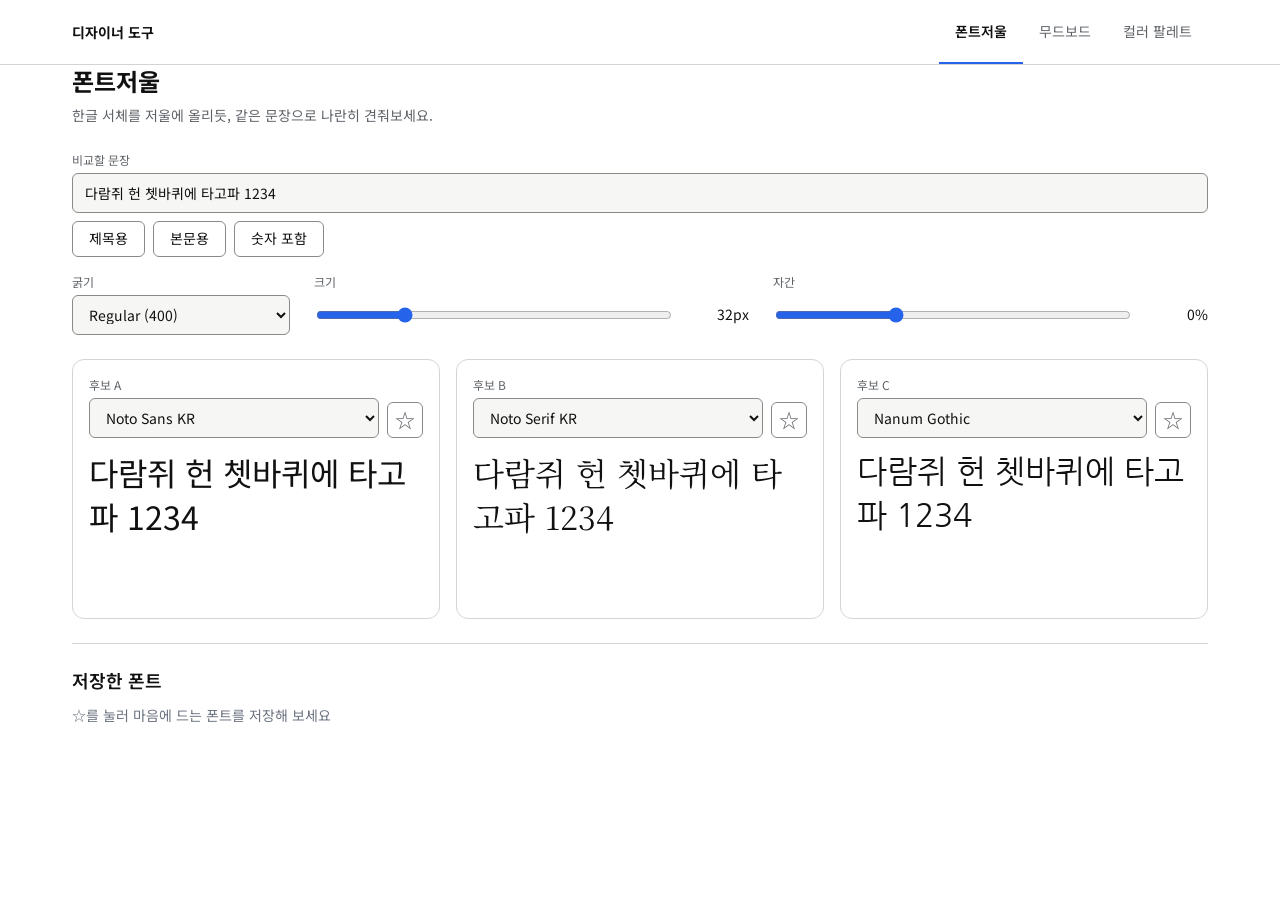
<file: app/index.html>
<!doctype html>
<html lang="ko">
<head>
<meta charset="utf-8">
<meta name="viewport" content="width=device-width, initial-scale=1">
<title>디자이너 도구</title>
<link rel="preconnect" href="https://fonts.googleapis.com">
<link rel="preconnect" href="https://fonts.gstatic.com" crossorigin>
<!-- UI 서체 (공통) -->
<link rel="stylesheet" href="https://fonts.googleapis.com/css2?family=Noto+Sans+KR:wght@400;600;700&display=swap">
<!-- 디자인 토큰은 app/tokens.css에서만 정의 -->
<link rel="stylesheet" href="tokens.css">
<link rel="stylesheet" href="shell.css">
<style>
  /* 서비스 화면 영역: 헤더 아래를 채운다. 한 번 연 서비스는 숨기기만 해서 입력값이 유지된다 */
  .panel { width: 100%; height: calc(100vh - var(--header-height) - 1px); border: 0; }
  iframe.panel:not([hidden]) { display: block; }
</style>
</head>
<body>
<header>
  <div class="wrap">
    <div class="brand">디자이너 도구</div>
    <nav id="tabs" role="tablist" aria-label="서비스"></nav>
  </div>
</header>
<div id="panels"></div>

<script>
// 탭 목록(이름과 경로)은 여기 한 곳에서만 정한다. 첫 항목이 기본 탭.
// [가정] 경로는 별도 HTML 기준 상대 경로. 게시 구조가 정해지면 이 목록만 고친다.
const SERVICES = [
  { id: 'font',          name: '폰트저울',    src: '../font/index.html' },
  { id: 'moodboard',     name: '무드보드',    src: '../moodboard/index.html' },
  { id: 'color-palette', name: '컬러 팔레트', src: '../color-palette/index.html' },
];

const tabsEl = document.getElementById('tabs');
const panelsEl = document.getElementById('panels');

SERVICES.forEach(s => {
  const tab = document.createElement('button');
  tab.className = 'tab';
  tab.id = `tab-${s.id}`;
  tab.setAttribute('role', 'tab');
  tab.setAttribute('aria-controls', `panel-${s.id}`);
  tab.textContent = s.name;
  tab.onclick = () => { location.hash = s.id; };
  tab.onkeydown = (e) => {
    const i = SERVICES.indexOf(s);
    const next = e.key === 'ArrowRight' ? i + 1 : e.key === 'ArrowLeft' ? i - 1 : null;
    if (next === null) return;
    e.preventDefault();
    const target = SERVICES[(next + SERVICES.length) % SERVICES.length];
    location.hash = target.id;
    document.getElementById(`tab-${target.id}`).focus();
  };
  tabsEl.appendChild(tab);

  const panel = document.createElement('iframe');
  panel.className = 'panel';
  panel.id = `panel-${s.id}`;
  panel.title = s.name;
  panel.setAttribute('role', 'tabpanel');
  panel.setAttribute('aria-labelledby', `tab-${s.id}`);
  panel.hidden = true;
  panelsEl.appendChild(panel);
});

function show() {
  const current = SERVICES.find(s => s.id === location.hash.slice(1)) || SERVICES[0];
  SERVICES.forEach(s => {
    const on = s === current;
    const tab = document.getElementById(`tab-${s.id}`);
    const panel = document.getElementById(`panel-${s.id}`);
    tab.setAttribute('aria-selected', on);
    tab.tabIndex = on ? 0 : -1;
    panel.hidden = !on;
    if (on && !panel.getAttribute('src')) panel.src = s.src; // 처음 열 때만 불러옴
  });
  document.title = `${current.name} · 디자이너 도구`;
}

addEventListener('hashchange', show);
show();
</script>
</body>
</html>
</file>
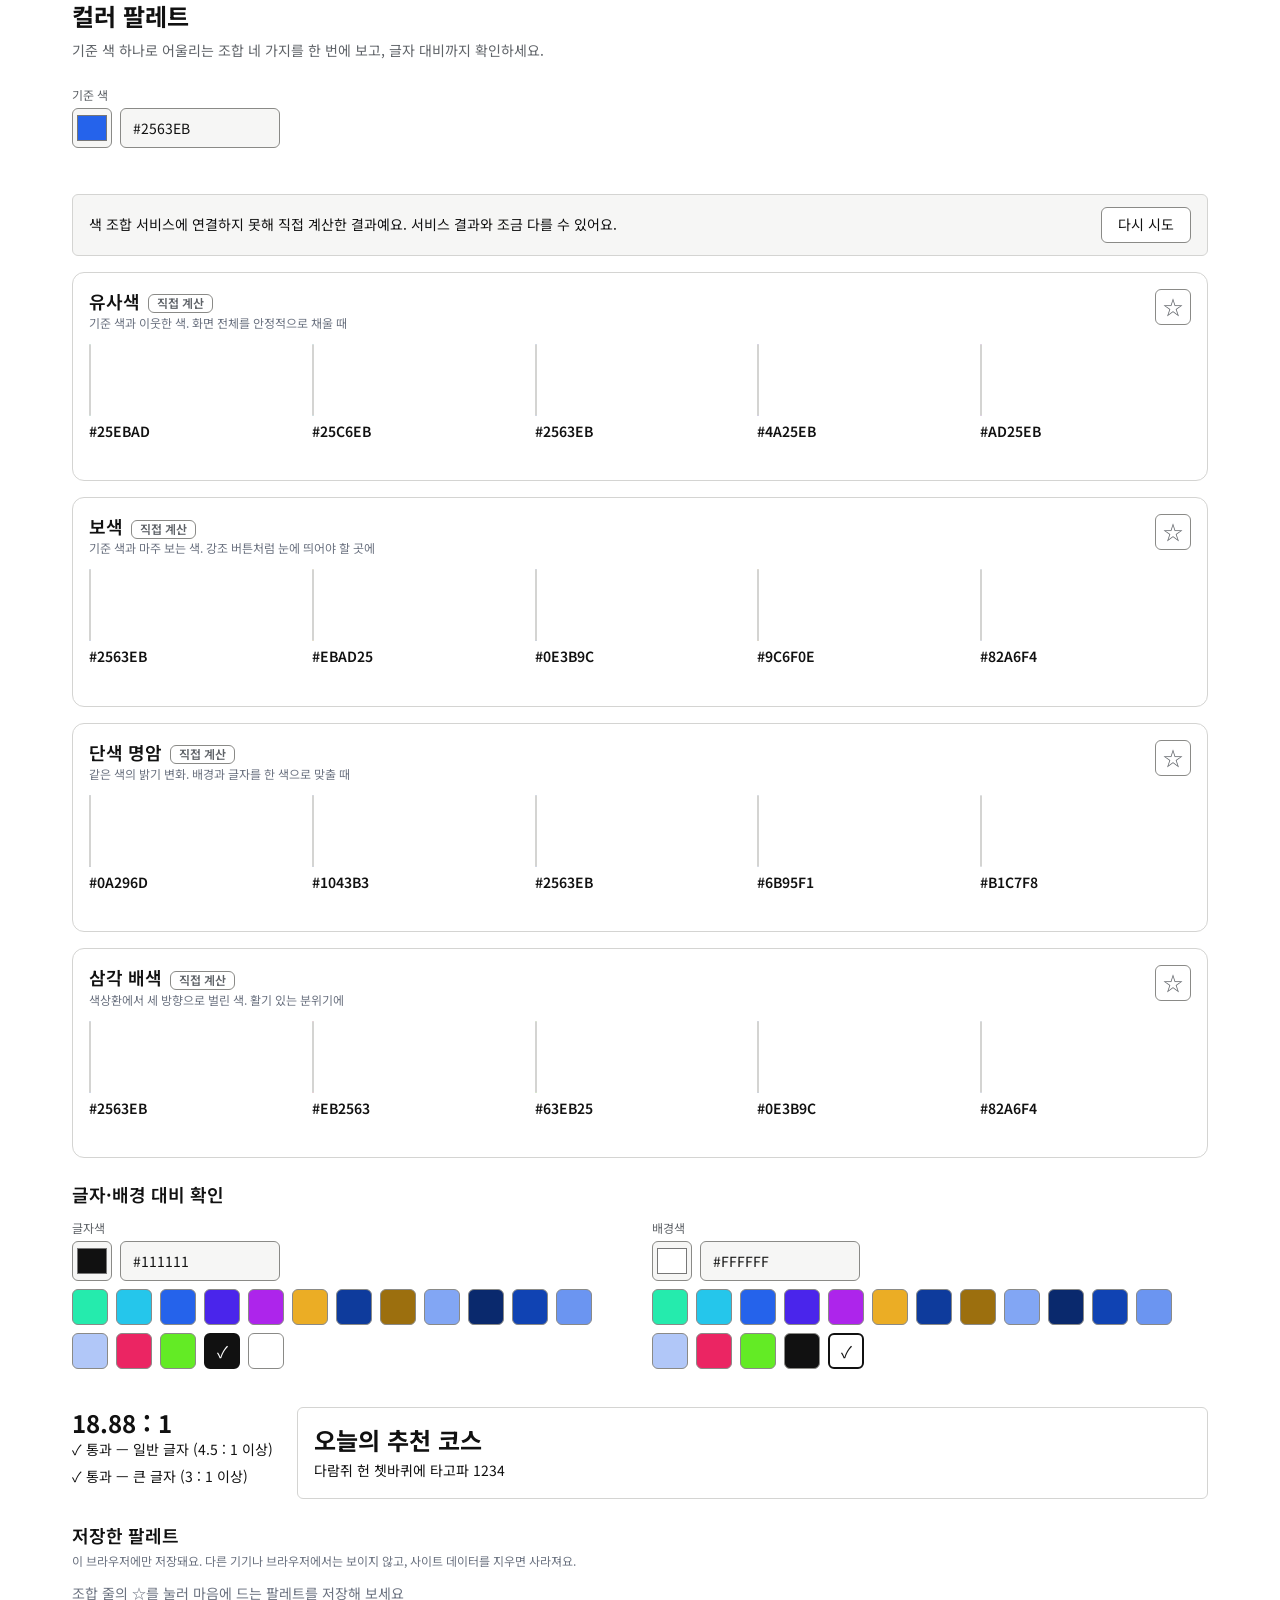
<file: color-palette/index.html>
<!doctype html>
<html lang="ko">
<head>
<meta charset="utf-8">
<meta name="viewport" content="width=device-width, initial-scale=1">
<title>컬러 팔레트</title>
<link rel="preconnect" href="https://fonts.googleapis.com">
<link rel="preconnect" href="https://fonts.gstatic.com" crossorigin>
<link rel="stylesheet" href="https://fonts.googleapis.com/css2?family=Noto+Sans+KR:wght@400;600;700&display=swap">
<!-- 디자인 토큰은 app/tokens.css에서만 정의 -->
<link rel="stylesheet" href="../app/tokens.css">
<!-- 헤더·탭·제목 영역 공통 스타일 -->
<link rel="stylesheet" href="../app/shell.css">
<style>
  h2 { margin: 0; font-size: var(--text-heading-size); font-weight: var(--text-heading-weight); line-height: var(--text-heading-lh); }
  .caption { font-size: var(--text-caption-size); line-height: var(--text-caption-lh); color: var(--color-text-muted); margin: 0; }
  label { display: block; margin-bottom: var(--space-1); color: var(--color-text-sub); font-size: var(--text-caption-size); line-height: var(--text-caption-lh); }

  .btn { height: 36px; padding: 0 var(--space-4); background: var(--color-bg); border: 1px solid var(--color-border-strong); border-radius: var(--radius-sm); cursor: pointer; white-space: nowrap; }
  .btn:hover:not(:disabled) { background: var(--color-surface); }
  .btn:active:not(:disabled) { background: var(--color-border); }
  .btn:disabled { opacity: .4; cursor: not-allowed; }
  .btn-icon { width: 36px; padding: 0; font-size: 20px; line-height: 1; color: var(--color-text-sub); }
  .btn-icon[aria-pressed="true"] { color: var(--color-accent); }
  .btn-text { border-color: transparent; background: none; color: var(--color-text-sub); }

  input[type="text"] { width: 100%; height: 40px; padding: 0 var(--space-3); background: var(--color-surface); border: 1px solid var(--color-border-strong); border-radius: var(--radius-sm); font-variant-numeric: tabular-nums; }
  input[type="text"]:focus { outline: none; border-color: var(--color-accent); }
  input[type="color"] { width: 40px; height: 40px; padding: 2px; border: 1px solid var(--color-border-strong); border-radius: var(--radius-sm); background: var(--color-surface); cursor: pointer; flex: none; }
  .colorfield { display: flex; gap: var(--space-2); align-items: center; }
  .colorfield input[type="text"] { width: 160px; }
  .err { margin: var(--space-1) 0 0; color: var(--color-danger); font-size: var(--text-caption-size); min-height: 1.5em; }

  /* 안내 띠 */
  .banner { display: flex; align-items: center; justify-content: space-between; gap: var(--space-3); flex-wrap: wrap; margin-bottom: var(--space-4); padding: var(--space-3) var(--space-4); background: var(--color-surface); border: 1px solid var(--color-border); border-radius: var(--radius-sm); }
  .banner[hidden] { display: none; }
  .banner p { margin: 0; }

  /* 조합 줄 */
  .scheme { border: 1px solid var(--color-border); border-radius: var(--radius-md); padding: var(--space-4); }
  .scheme + .scheme { margin-top: var(--space-4); }
  .scheme-head { display: flex; align-items: flex-start; justify-content: space-between; gap: var(--space-3); margin-bottom: var(--space-3); }
  .scheme-head .tag { display: inline-block; margin-left: var(--space-2); padding: 0 var(--space-2); border: 1px solid var(--color-border-strong); border-radius: var(--radius-sm); font-size: var(--text-caption-size); color: var(--color-text-sub); vertical-align: middle; }
  .chips { display: grid; grid-template-columns: repeat(5, minmax(0, 1fr)); gap: var(--space-3); }
  @media (max-width: 640px) { .chips { grid-template-columns: repeat(3, minmax(0, 1fr)); } }
  .chip { display: flex; flex-direction: column; gap: var(--space-1); min-width: 0; padding: 0; border: 0; background: none; cursor: pointer; text-align: left; }
  .chip .sw { display: block; height: 72px; border: 1px solid var(--color-border); border-radius: var(--radius-sm); }
  .chip .hex { font-weight: 600; font-variant-numeric: tabular-nums; }
  .chip .nm { font-size: var(--text-caption-size); line-height: var(--text-caption-lh); color: var(--color-text-muted); overflow: hidden; text-overflow: ellipsis; white-space: nowrap; min-height: 1.5em; }
  .chip:hover .hex { text-decoration: underline; }
  .skel { height: 72px; background: var(--color-surface); border-radius: var(--radius-sm); }
  .skel.s { height: 16px; margin-top: var(--space-2); }

  /* 대비 */
  .contrast { display: grid; grid-template-columns: 1fr 1fr; gap: var(--space-5); }
  @media (max-width: 760px) { .contrast { grid-template-columns: 1fr; } }
  .strip { display: flex; flex-wrap: wrap; gap: var(--space-2); margin-top: var(--space-2); }
  .pick { width: 36px; height: 36px; padding: 0; border: 1px solid var(--color-border-strong); border-radius: var(--radius-sm); cursor: pointer; position: relative; font-size: 16px; line-height: 1; }
  .pick[aria-pressed="true"] { border-width: 2px; border-color: var(--color-text); }
  .result { margin-top: var(--space-4); display: flex; gap: var(--space-5); align-items: stretch; flex-wrap: wrap; }
  .ratio { font-size: var(--text-title-size); font-weight: 700; line-height: 1.3; font-variant-numeric: tabular-nums; }
  .verdicts { display: flex; flex-direction: column; gap: var(--space-1); }
  .v-fail { color: var(--color-danger); font-weight: 600; }
  .preview { flex: 1; min-width: 220px; padding: var(--space-4); border: 1px solid var(--color-border); border-radius: var(--radius-sm); }
  .preview .big { font-size: 24px; font-weight: 700; line-height: 1.3; margin: 0 0 var(--space-1); }
  .preview .small { margin: 0; }

  /* 저장 목록 */
  .saved-list { list-style: none; margin: var(--space-3) 0 0; padding: 0; display: grid; grid-template-columns: repeat(auto-fill, minmax(260px, 1fr)); gap: var(--space-3); }
  .saved-item { border: 1px solid var(--color-border); border-radius: var(--radius-md); padding: var(--space-3); display: flex; flex-direction: column; gap: var(--space-2); }
  .mini { display: flex; height: 40px; border-radius: var(--radius-sm); overflow: hidden; border: 1px solid var(--color-border); padding: 0; background: none; cursor: pointer; width: 100%; }
  .mini span { flex: 1; }
  .saved-row { display: flex; gap: var(--space-2); align-items: center; }
  .saved-row input { height: 36px; min-width: 0; flex: 1; }
  .empty { margin: var(--space-3) 0 0; color: var(--color-text-muted); }

  .sr { position: absolute; width: 1px; height: 1px; overflow: hidden; clip: rect(0 0 0 0); white-space: nowrap; }
</style>
</head>
<body>
<main class="wrap">
  <h1>컬러 팔레트</h1>
  <p class="intro">기준 색 하나로 어울리는 조합 네 가지를 한 번에 보고, 글자 대비까지 확인하세요.</p>

  <section aria-label="기준 색">
    <label for="baseHex">기준 색</label>
    <div class="colorfield">
      <input type="color" id="basePick" aria-label="기준 색 고르기">
      <input type="text" id="baseHex" maxlength="7" autocomplete="off" spellcheck="false" aria-describedby="baseErr">
    </div>
    <p class="err" id="baseErr" role="alert"></p>
  </section>

  <section aria-label="색 조합">
    <div class="banner" id="banner" hidden>
      <p>색 조합 서비스에 연결하지 못해 직접 계산한 결과예요. 서비스 결과와 조금 다를 수 있어요.</p>
      <button class="btn" id="retryBtn">다시 시도</button>
    </div>
    <div id="schemes"></div>
  </section>

  <section aria-label="글자·배경 대비 확인">
    <h2>글자·배경 대비 확인</h2>
    <div class="contrast" style="margin-top:var(--space-3)">
      <div>
        <label for="fgHex">글자색</label>
        <div class="colorfield"><input type="color" id="fgPick" aria-label="글자색 고르기"><input type="text" id="fgHex" maxlength="7" autocomplete="off" spellcheck="false"></div>
        <div class="strip" id="fgStrip" role="group" aria-label="현재 색에서 글자색 고르기"></div>
      </div>
      <div>
        <label for="bgHex">배경색</label>
        <div class="colorfield"><input type="color" id="bgPick" aria-label="배경색 고르기"><input type="text" id="bgHex" maxlength="7" autocomplete="off" spellcheck="false"></div>
        <div class="strip" id="bgStrip" role="group" aria-label="현재 색에서 배경색 고르기"></div>
      </div>
    </div>
    <p class="err" id="contrastErr" role="alert"></p>
    <div class="result" aria-live="polite">
      <div>
        <div class="ratio" id="ratio"></div>
        <div class="verdicts">
          <div id="vNormal"></div>
          <div id="vLarge"></div>
        </div>
      </div>
      <div class="preview" id="preview">
        <p class="big">오늘의 추천 코스</p>
        <p class="small">다람쥐 헌 쳇바퀴에 타고파 1234</p>
      </div>
    </div>
  </section>

  <section aria-label="저장한 팔레트">
    <h2>저장한 팔레트</h2>
    <p class="caption" style="margin-top:var(--space-1)">이 브라우저에만 저장돼요. 다른 기기나 브라우저에서는 보이지 않고, 사이트 데이터를 지우면 사라져요.</p>
    <p class="err" id="saveErr" role="alert" hidden>저장이 되지 않고 있어요</p>
    <div id="saved"></div>
  </section>
</main>
<div class="sr" id="live" aria-live="polite"></div>

<script>
/* ---------- 설정 ---------- */
const API = 'https://www.thecolorapi.com/scheme';
const TIMEOUT_MS = 5000;  // [가정] 기획서 값
const COUNT = 5;
const MAX_SAVED = 20;     // [가정] 기획서 값
const MODES = [
  { id: 'analogic',   label: '유사색',   desc: '기준 색과 이웃한 색. 화면 전체를 안정적으로 채울 때' },
  { id: 'complement', label: '보색',     desc: '기준 색과 마주 보는 색. 강조 버튼처럼 눈에 띄어야 할 곳에' },
  { id: 'monochrome', label: '단색 명암', desc: '같은 색의 밝기 변화. 배경과 글자를 한 색으로 맞출 때' },
  { id: 'triad',      label: '삼각 배색', desc: '색상환에서 세 방향으로 벌린 색. 활기 있는 분위기에' },
];
const DEFAULT_BASE = '#2563EB'; // 디자인 가이드의 포인트색 (기획서 6-1)
const STORE = 'colorpalette.v1';

const $ = (id) => document.getElementById(id);
const HEX_RE = /^#?([0-9a-f]{3}|[0-9a-f]{6})$/i;

/* ---------- 색 계산 ---------- */
function normHex(s) {
  const m = HEX_RE.exec(String(s).trim()); if (!m) return null;
  let h = m[1]; if (h.length === 3) h = h.split('').map(c => c + c).join('');
  return '#' + h.toUpperCase();
}
function hexToRgb(h) { const n = parseInt(h.slice(1), 16); return [n >> 16 & 255, n >> 8 & 255, n & 255]; }
function rgbToHex(r, g, b) { return '#' + [r, g, b].map(v => Math.round(v).toString(16).padStart(2, '0')).join('').toUpperCase(); }
function hexToHsl(h) {
  let [r, g, b] = hexToRgb(h).map(v => v / 255);
  const mx = Math.max(r, g, b), mn = Math.min(r, g, b), d = mx - mn, l = (mx + mn) / 2;
  let hh = 0, s = 0;
  if (d) {
    s = d / (1 - Math.abs(2 * l - 1));
    hh = mx === r ? ((g - b) / d) % 6 : mx === g ? (b - r) / d + 2 : (r - g) / d + 4;
    hh *= 60; if (hh < 0) hh += 360;
  }
  return [hh, s * 100, l * 100];
}
function hslToHex(h, s, l) {
  h = ((h % 360) + 360) % 360; s = Math.min(100, Math.max(0, s)) / 100; l = Math.min(100, Math.max(0, l)) / 100;
  const c = (1 - Math.abs(2 * l - 1)) * s, x = c * (1 - Math.abs((h / 60) % 2 - 1)), m = l - c / 2;
  const [r, g, b] = h < 60 ? [c, x, 0] : h < 120 ? [x, c, 0] : h < 180 ? [0, c, x] : h < 240 ? [0, x, c] : h < 300 ? [x, 0, c] : [c, 0, x];
  return rgbToHex((r + m) * 255, (g + m) * 255, (b + m) * 255);
}
/* 대체 계산 [가정]: 구체적인 값은 기획서 열린 질문 4번에 해당. The Color API와 같은 계산이라고 확인한 것이 아님 */
function calcScheme(hex, mode) {
  const [h, s, l] = hexToHsl(hex);
  const rot = (d, ll = l) => hslToHex(h + d, s, ll);
  const dark = Math.max(10, l - 20), light = Math.min(92, l + 20);
  let list;
  if (mode === 'analogic') list = [rot(-60), rot(-30), hex, rot(30), rot(60)];
  else if (mode === 'complement') list = [hex, rot(180), rot(0, dark), rot(180, dark), rot(0, light)];
  else if (mode === 'triad') list = [hex, rot(120), rot(240), rot(0, dark), rot(0, light)];
  else list = [-30, -15, 0, 15, 30].map(d => d === 0 ? hex : rot(0, Math.min(95, Math.max(5, l + d))));
  return list.map(v => ({ hex: v, name: '' }));
}
function lum(hex) {
  const f = (v) => { v /= 255; return v <= 0.03928 ? v / 12.92 : Math.pow((v + 0.055) / 1.055, 2.4); };
  const [r, g, b] = hexToRgb(hex).map(f);
  return 0.2126 * r + 0.7152 * g + 0.0722 * b;
}
function contrast(a, b) { const x = lum(a), y = lum(b); return (Math.max(x, y) + 0.05) / (Math.min(x, y) + 0.05); }

/* ---------- 저장소 ---------- */
let storageOk = true;
function lsGet(k) { try { return localStorage.getItem(k); } catch { storageOk = false; return null; } }
function lsSet(k, v) { try { localStorage.setItem(k, v); } catch { storageOk = false; } }
let persisted = {};
try { persisted = JSON.parse(lsGet(STORE) || '{}') || {}; } catch { persisted = {}; }
let saved = Array.isArray(persisted.saved) ? persisted.saved.filter(p => p && normHex(p.base) && MODES.some(m => m.id === p.mode) && Array.isArray(p.colors) && p.colors.every(c => normHex(c.hex))).slice(0, MAX_SAVED) : [];
let base = normHex(persisted.base) || DEFAULT_BASE;
let fg = normHex(persisted.fg) || '#111111';
let bg = normHex(persisted.bg) || '#FFFFFF';
function persist() { lsSet(STORE, JSON.stringify({ base, fg, bg, saved })); $('saveErr').hidden = storageOk; }

/* ---------- 조합 불러오기 ---------- */
const cache = new Map();   // `${hex}|${mode}` -> { colors, source: 'api' | 'calc' }  (같은 기준 색은 재사용)
const loading = new Set();
let token = 0;

async function fetchApi(hex, mode) {
  const ctl = new AbortController();
  const timer = setTimeout(() => ctl.abort(), TIMEOUT_MS);
  try {
    const res = await fetch(`${API}?hex=${hex.slice(1)}&mode=${mode}&count=${COUNT}&format=json`, { signal: ctl.signal });
    if (!res.ok) throw new Error('http ' + res.status);
    const data = await res.json();
    const colors = (data.colors || []).map(c => ({ hex: normHex(c && c.hex && c.hex.value), name: (c && c.name && typeof c.name.value === 'string') ? c.name.value : '' })).filter(c => c.hex);
    if (!colors.length) throw new Error('empty');
    return colors;
  } finally { clearTimeout(timer); }
}
async function loadScheme(hex, mode, tok, force) {
  const key = hex + '|' + mode;
  if (!force && cache.has(key)) return;
  loading.add(key); drawSchemes();
  let entry;
  try { entry = { colors: await fetchApi(hex, mode), source: 'api' }; }
  catch { entry = { colors: calcScheme(hex, mode), source: 'calc' }; }
  loading.delete(key);
  cache.set(key, entry);
  if (tok === token) { drawSchemes(); drawStrips(); }
}
function loadAll(force) {
  const tok = token;
  MODES.forEach(m => loadScheme(base, m.id, tok, force));
}

/* ---------- 그리기: 조합 ---------- */
function isSaved(mode) { return saved.findIndex(p => p.base === base && p.mode === mode && sameColors(p, cache.get(base + '|' + mode))); }
function sameColors(p, entry) { return entry && p.colors.length === entry.colors.length && p.colors.every((c, i) => c.hex === entry.colors[i].hex); }

function drawSchemes() {
  const box = $('schemes'); box.replaceChildren();
  let anyCalc = false;
  for (const m of MODES) {
    const key = base + '|' + m.id, entry = cache.get(key), busy = loading.has(key) && !entry;
    if (entry && entry.source === 'calc') anyCalc = true;
    const sec = document.createElement('article'); sec.className = 'scheme';
    const head = document.createElement('div'); head.className = 'scheme-head';
    const t = document.createElement('div');
    const h = document.createElement('h2'); h.textContent = m.label;
    if (entry && entry.source === 'calc') { const tag = document.createElement('span'); tag.className = 'tag'; tag.textContent = '직접 계산'; h.appendChild(tag); }
    const d = document.createElement('p'); d.className = 'caption'; d.textContent = m.desc;
    t.append(h, d);
    const star = document.createElement('button'); star.className = 'btn btn-icon'; star.type = 'button';
    const idx = entry ? isSaved(m.id) : -1, on = idx >= 0;
    star.textContent = on ? '★' : '☆'; star.setAttribute('aria-pressed', on);
    star.setAttribute('aria-label', `${m.label} 팔레트 ${on ? '저장 해제' : '저장'}`);
    star.disabled = !entry || (!on && saved.length >= MAX_SAVED);
    if (!on && saved.length >= MAX_SAVED) star.title = `팔레트는 ${MAX_SAVED}개까지 저장할 수 있어요`;
    star.onclick = () => toggleSave(m, entry);
    head.append(t, star);
    sec.appendChild(head);
    const chips = document.createElement('div'); chips.className = 'chips';
    if (busy) {
      for (let i = 0; i < COUNT; i++) { const s = document.createElement('div'); s.setAttribute('aria-hidden', 'true'); s.innerHTML = '<div class="skel"></div><div class="skel s"></div>'; chips.appendChild(s); }
    } else if (entry) {
      entry.colors.forEach(c => chips.appendChild(chip(c)));
    }
    sec.appendChild(chips);
    box.appendChild(sec);
  }
  $('banner').hidden = !anyCalc;
}
function chip(c) {
  const b = document.createElement('button'); b.type = 'button'; b.className = 'chip';
  b.setAttribute('aria-label', `${c.hex}${c.name ? ' ' + c.name : ''} 복사`);
  const sw = document.createElement('span'); sw.className = 'sw'; sw.style.background = c.hex;
  const hex = document.createElement('span'); hex.className = 'hex'; hex.textContent = c.hex;
  const nm = document.createElement('span'); nm.className = 'nm'; nm.textContent = c.name; if (c.name) nm.title = c.name;
  b.append(sw, hex, nm);
  b.onclick = () => copy(c.hex, hex);
  return b;
}
let copyTimers = new WeakMap();
async function copy(text, label) {
  let ok = false;
  try { await navigator.clipboard.writeText(text); ok = true; }
  catch {
    try { const ta = document.createElement('textarea'); ta.value = text; ta.style.cssText = 'position:fixed;opacity:0'; document.body.appendChild(ta); ta.select(); ok = document.execCommand('copy'); ta.remove(); } catch {}
  }
  clearTimeout(copyTimers.get(label));
  label.textContent = ok ? '복사됨' : '복사하지 못했어요';
  $('live').textContent = ok ? `${text} 복사됨` : '복사하지 못했어요';
  copyTimers.set(label, setTimeout(() => { label.textContent = text; }, 1500));
}

/* ---------- 저장 ---------- */
function toggleSave(m, entry) {
  if (!entry) return;
  const idx = isSaved(m.id);
  if (idx >= 0) saved.splice(idx, 1);
  else if (saved.length < MAX_SAVED) saved.unshift({ id: Date.now() + Math.random(), name: `${base} ${m.label}`, base, mode: m.id, source: entry.source, colors: entry.colors });
  persist(); drawSchemes(); drawSaved();
}
function drawSaved() {
  const box = $('saved'); box.replaceChildren();
  if (!saved.length) { const p = document.createElement('p'); p.className = 'empty'; p.textContent = '조합 줄의 ☆를 눌러 마음에 드는 팔레트를 저장해 보세요'; box.appendChild(p); return; }
  const ul = document.createElement('ul'); ul.className = 'saved-list';
  for (const p of saved) {
    const li = document.createElement('li'); li.className = 'saved-item';
    const mini = document.createElement('button'); mini.type = 'button'; mini.className = 'mini';
    mini.setAttribute('aria-label', `${p.name} 불러오기`); mini.title = '눌러서 불러오기';
    p.colors.forEach(c => { const s = document.createElement('span'); s.style.background = c.hex; mini.appendChild(s); });
    mini.onclick = () => loadSaved(p);
    const row = document.createElement('div'); row.className = 'saved-row';
    const inp = document.createElement('input'); inp.type = 'text'; inp.value = p.name; inp.maxLength = 40; inp.setAttribute('aria-label', '팔레트 이름');
    inp.onchange = () => { p.name = inp.value.trim() || `${p.base} ${MODES.find(m => m.id === p.mode).label}`; inp.value = p.name; persist(); };
    const del = document.createElement('button'); del.type = 'button'; del.className = 'btn btn-text'; del.textContent = '삭제';
    del.setAttribute('aria-label', `${p.name} 삭제`);
    del.onclick = () => { saved = saved.filter(x => x !== p); persist(); drawSaved(); drawSchemes(); };
    row.append(inp, del);
    const meta = document.createElement('p'); meta.className = 'caption';
    meta.textContent = `${MODES.find(m => m.id === p.mode).label} · 기준 ${p.base}${p.source === 'calc' ? ' · 직접 계산' : ''}`;
    li.append(mini, row, meta);
    ul.appendChild(li);
  }
  box.appendChild(ul);
}
function loadSaved(p) {
  // 저장한 색 목록을 그대로 복원 (외부 서비스를 다시 부르지 않음)
  cache.set(p.base + '|' + p.mode, { colors: p.colors, source: p.source === 'calc' ? 'calc' : 'api' });
  setBase(p.base);
}

/* ---------- 기준 색 ---------- */
function setBase(hex) {
  base = hex; token++;
  $('basePick').value = hex.toLowerCase(); $('baseHex').value = hex; $('baseErr').textContent = '';
  persist(); drawSchemes(); drawStrips(); loadAll(false);
}
let hexTimer;
$('baseHex').addEventListener('input', () => {
  clearTimeout(hexTimer);
  const v = $('baseHex').value.trim();
  if (/^#?[0-9a-f]{6}$/i.test(v)) hexTimer = setTimeout(applyBaseText, 400);
});
$('baseHex').addEventListener('change', applyBaseText);
$('baseHex').addEventListener('keydown', (e) => { if (e.key === 'Enter') applyBaseText(); });
function applyBaseText() {
  clearTimeout(hexTimer);
  const n = normHex($('baseHex').value);
  if (!n) { $('baseErr').textContent = '올바른 색 코드가 아니에요'; $('baseHex').value = base; return; }
  if (n !== base) setBase(n); else { $('baseHex').value = n; $('baseErr').textContent = ''; }
}
// 피커를 끄는 동안(input)은 호출하지 않고, 선택을 마쳤을 때(change)만 새 조합을 불러옴
$('basePick').addEventListener('input', () => { $('baseHex').value = $('basePick').value.toUpperCase(); });
$('basePick').addEventListener('change', () => { const n = normHex($('basePick').value); if (n && n !== base) setBase(n); });
$('retryBtn').onclick = () => {
  token++; const tok = token;
  MODES.forEach(m => { const e = cache.get(base + '|' + m.id); if (e && e.source === 'calc') loadScheme(base, m.id, tok, true); });
};

/* ---------- 대비 확인 ---------- */
function drawStrips() {
  const uniq = [];
  for (const m of MODES) { const e = cache.get(base + '|' + m.id); if (e) e.colors.forEach(c => { if (!uniq.includes(c.hex)) uniq.push(c.hex); }); }
  for (const x of ['#111111', '#FFFFFF']) if (!uniq.includes(x)) uniq.push(x);
  for (const [id, cur, setter] of [['fgStrip', fg, v => { fg = v; }], ['bgStrip', bg, v => { bg = v; }]]) {
    const el = $(id); el.replaceChildren();
    uniq.forEach(hex => {
      const b = document.createElement('button'); b.type = 'button'; b.className = 'pick'; b.style.background = hex;
      const sel = hex === cur; b.setAttribute('aria-pressed', sel); b.setAttribute('aria-label', hex);
      b.title = hex;
      if (sel) { b.textContent = '✓'; b.style.color = getComputedStyle(document.documentElement).getPropertyValue(lum(hex) > 0.4 ? '--color-text' : '--color-bg'); }
      b.onclick = () => { setter(hex); persist(); drawStrips(); drawContrast(); };
      el.appendChild(b);
    });
  }
}
function drawContrast() {
  $('fgHex').value = fg; $('bgHex').value = bg; $('fgPick').value = fg.toLowerCase(); $('bgPick').value = bg.toLowerCase();
  const r = contrast(fg, bg);
  $('ratio').textContent = `${(Math.floor(r * 100) / 100).toFixed(2)} : 1`;
  const v = (el, label, min) => { const ok = r >= min; el.textContent = `${ok ? '✓ 통과' : '✕ 미달'} — ${label} (${min} : 1 이상)`; el.className = ok ? '' : 'v-fail'; };
  v($('vNormal'), '일반 글자', 4.5); v($('vLarge'), '큰 글자', 3);
  const p = $('preview'); p.style.background = bg; p.style.color = fg;
}
function bindContrast(textId, pickId, setter) {
  const apply = () => {
    const n = normHex($(textId).value);
    if (!n) { $('contrastErr').textContent = '올바른 색 코드가 아니에요'; drawContrast(); return; }
    $('contrastErr').textContent = ''; setter(n); persist(); drawStrips(); drawContrast();
  };
  $(textId).addEventListener('change', apply);
  $(textId).addEventListener('keydown', (e) => { if (e.key === 'Enter') apply(); });
  $(pickId).addEventListener('input', () => { const n = normHex($(pickId).value); if (n) { setter(n); drawStrips(); drawContrast(); } });
  $(pickId).addEventListener('change', persist);
}
bindContrast('fgHex', 'fgPick', v => { fg = v; });
bindContrast('bgHex', 'bgPick', v => { bg = v; });

/* 시작 */
$('basePick').value = base.toLowerCase(); $('baseHex').value = base;
drawContrast(); drawSaved(); drawSchemes(); drawStrips(); loadAll(false);
$('saveErr').hidden = storageOk;
</script>
</body>
</html>
</file>
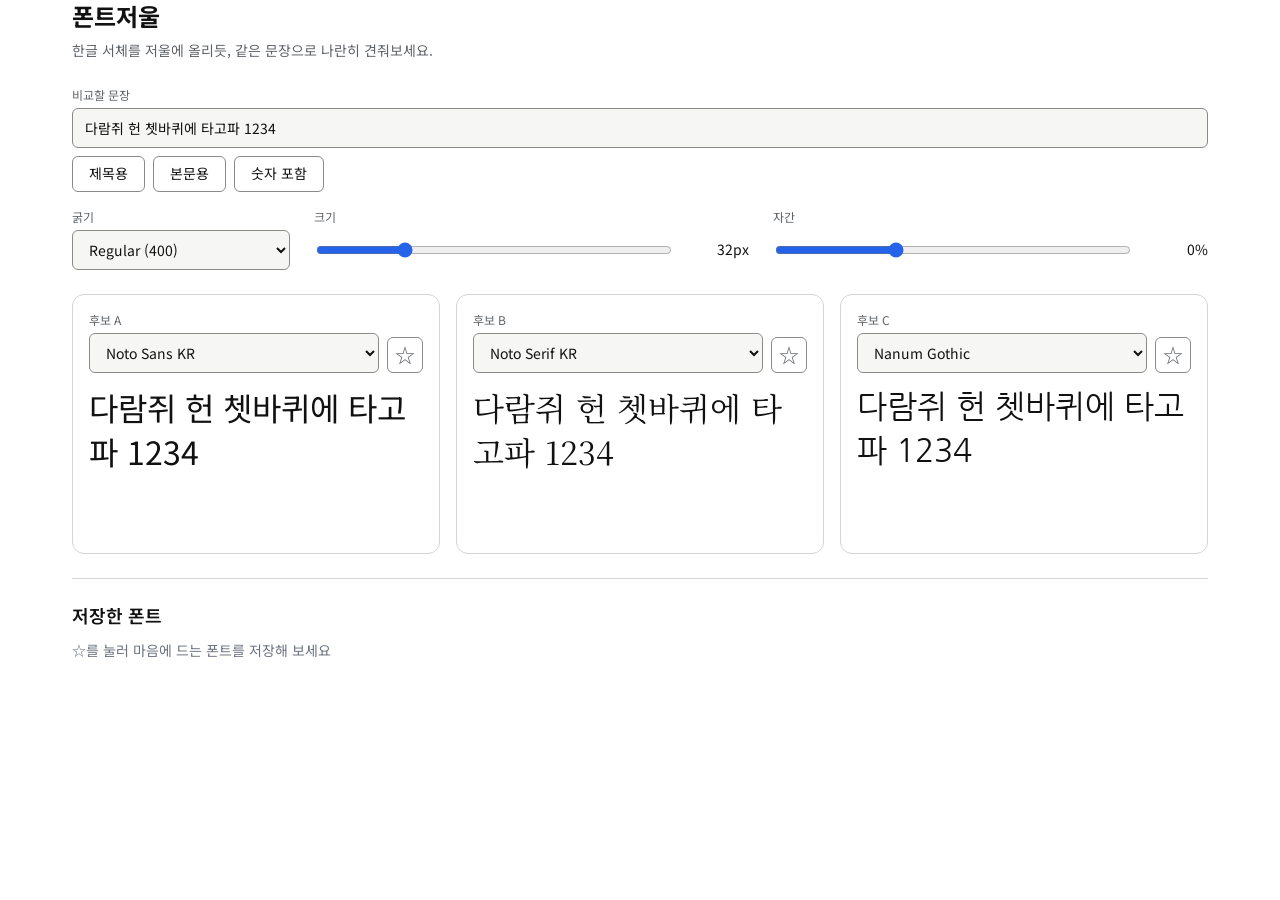
<file: font/index.html>
<!doctype html>
<html lang="ko">
<head>
<meta charset="utf-8">
<meta name="viewport" content="width=device-width, initial-scale=1">
<title>폰트저울</title>
<link rel="preconnect" href="https://fonts.googleapis.com">
<link rel="preconnect" href="https://fonts.gstatic.com" crossorigin>
<!-- UI 서체 (공통) -->
<link rel="stylesheet" href="https://fonts.googleapis.com/css2?family=Noto+Sans+KR:wght@400;600;700&display=swap">
<!-- 디자인 토큰은 app/tokens.css에서만 정의 -->
<link rel="stylesheet" href="../app/tokens.css">
<!-- 헤더·탭·제목 영역 공통 스타일 -->
<link rel="stylesheet" href="../app/shell.css">
<style>
  h2 { margin: 0 0 var(--space-3); font-size: var(--text-heading-size); font-weight: var(--text-heading-weight); line-height: var(--text-heading-lh); }

  /* 입력 */
  label, .label { display: block; margin-bottom: var(--space-1); color: var(--color-text-sub); font-size: var(--text-caption-size); line-height: var(--text-caption-lh); }
  .field { min-width: 0; }
  input[type="text"], select {
    width: 100%; height: 40px; padding: 0 var(--space-3);
    background: var(--color-surface); border: 1px solid var(--color-border-strong); border-radius: var(--radius-sm);
  }
  input[type="text"]:focus, select:focus { outline: none; border-color: var(--color-accent); }
  .samples { display: flex; flex-wrap: wrap; gap: var(--space-2); margin-top: var(--space-2); }
  .controls { display: grid; grid-template-columns: 1fr 2fr 2fr; gap: var(--space-5); margin-top: var(--space-4); }
  @media (max-width: 760px) { .controls { grid-template-columns: 1fr; gap: var(--space-4); } }

  .btn {
    height: 36px; padding: 0 var(--space-4); background: var(--color-bg);
    border: 1px solid var(--color-border-strong); border-radius: var(--radius-sm); cursor: pointer;
  }
  .btn:hover { background: var(--color-surface); }
  .btn:active { background: var(--color-border); }
  .btn-icon { width: 36px; padding: 0; }
  .btn-text { border-color: transparent; background: none; color: var(--color-text-sub); }

  /* 슬라이더 */
  .slider { display: flex; align-items: center; gap: var(--space-3); height: 40px; }
  .slider input { flex: 1; accent-color: var(--color-accent); }
  .slider output { min-width: 4.5em; text-align: right; font-variant-numeric: tabular-nums; }

  /* 비교 카드 */
  .cards { display: grid; grid-template-columns: repeat(3, minmax(0, 1fr)); gap: var(--space-4); margin-top: var(--space-5); }
  @media (max-width: 900px) { .cards { grid-template-columns: 1fr; } }
  .card {
    background: var(--color-bg); border: 1px solid var(--color-border); border-radius: var(--radius-md);
    padding: var(--space-4); display: flex; flex-direction: column; gap: var(--space-3); min-height: 260px;
  }
  .card-head { display: flex; gap: var(--space-2); align-items: flex-end; }
  .card-head .field { flex: 1; }
  .star { color: var(--color-text-sub); font-size: 20px; line-height: 1; }
  .star[aria-pressed="true"] { color: var(--color-accent); }
  .sample { flex: 1; overflow-wrap: anywhere; line-height: 1.4; min-height: 3em; }
  .skeleton { flex: 1; min-height: 80px; background: var(--color-surface); border-radius: var(--radius-sm); }
  .note { margin: 0; font-size: var(--text-caption-size); line-height: var(--text-caption-lh); color: var(--color-text-muted); }
  .error { color: var(--color-danger); }
  .empty { flex: 1; display: flex; flex-direction: column; align-items: center; justify-content: center; gap: var(--space-3); text-align: center; color: var(--color-text-sub); }

  /* 저장 목록 */
  .saved { margin-top: var(--space-5); padding-top: var(--space-5); border-top: 1px solid var(--color-border); }
  .chips { display: flex; flex-wrap: wrap; gap: var(--space-2); }
  .saved .note { font-size: var(--text-body-size); color: var(--color-text-muted); }
</style>
</head>
<body>
<main class="wrap">
  <h1>폰트저울</h1>
  <p class="intro">한글 서체를 저울에 올리듯, 같은 문장으로 나란히 견줘보세요.</p>

  <section aria-label="비교 조건">
    <div class="field">
      <label for="text">비교할 문장</label>
      <input type="text" id="text" autocomplete="off" placeholder="비교할 문장을 입력하세요">
      <div class="samples" role="group" aria-label="샘플 문장">
        <button class="btn" data-sample="오늘의 추천 코스를 확인해 보세요">제목용</button>
        <button class="btn" data-sample="다람쥐 헌 쳇바퀴에 타고파. 키스의 고유조건은 입술끼리 만나야 하고 특별한 기술은 필요치 않다.">본문용</button>
        <button class="btn" data-sample="다람쥐 헌 쳇바퀴에 타고파 1234567890">숫자 포함</button>
      </div>
    </div>
    <div class="controls">
      <div class="field">
        <label for="weight">굵기</label>
        <select id="weight"></select>
      </div>
      <div class="field">
        <label for="size">크기</label>
        <div class="slider"><input type="range" id="size" min="12" max="96" step="1"><output for="size" id="sizeOut"></output></div>
      </div>
      <div class="field">
        <label for="track">자간</label>
        <div class="slider"><input type="range" id="track" min="-5" max="10" step="1"><output for="track" id="trackOut"></output></div>
      </div>
    </div>
  </section>

  <section class="cards" id="cards" aria-label="후보 폰트 비교"></section>

  <section class="saved" aria-label="저장한 폰트">
    <h2>저장한 폰트</h2>
    <div id="saved"></div>
  </section>
</main>

<script>
/* [가정] API 키 없이 쓰는 고정 후보 목록. 굵기 정보는 확인 전 값이라 실제 로딩 결과로 점검 필요 */
const FONTS = [
  { name: 'Noto Sans KR',     weights: [100,200,300,400,500,600,700,800,900] },
  { name: 'Noto Serif KR',    weights: [200,300,400,500,600,700,800,900] },
  { name: 'Gothic A1',        weights: [100,200,300,400,500,600,700,800,900] },
  { name: 'IBM Plex Sans KR', weights: [100,200,300,400,500,600,700] },
  { name: 'Nanum Gothic',     weights: [400,700,800] },
  { name: 'Nanum Myeongjo',   weights: [400,700,800] },
  { name: 'Gowun Batang',     weights: [400,700] },
  { name: 'Black Han Sans',   weights: [400] },
];
const WEIGHT_LABEL = {100:'Thin',200:'ExtraLight',300:'Light',400:'Regular',500:'Medium',600:'SemiBold',700:'Bold',800:'ExtraBold',900:'Black'};
const DEFAULTS = { text: '다람쥐 헌 쳇바퀴에 타고파 1234', weight: 400, size: 32, track: 0, slots: ['Noto Sans KR','Noto Serif KR','Nanum Gothic'], saved: [] };

/* 상태: localStorage에 보관 (막혀 있어도 화면은 동작) */
const KEY = 'fontscale.v1';
let state;
try { state = { ...DEFAULTS, ...JSON.parse(localStorage.getItem(KEY) || '{}') }; } catch { state = { ...DEFAULTS }; }
const save = () => { try { localStorage.setItem(KEY, JSON.stringify(state)); } catch {} };

const $ = (id) => document.getElementById(id);
const byName = (n) => FONTS.find(f => f.name === n);
const loadStatus = {}; // 'loading' | 'ok' | 'fail' (같은 폰트는 한 번만 요청)

function nearest(weights, w) { return weights.reduce((a, b) => Math.abs(b - w) < Math.abs(a - w) ? b : a); }

function loadFont(name) {
  if (loadStatus[name]) return;
  loadStatus[name] = 'loading';
  const f = byName(name);
  const link = document.createElement('link');
  link.rel = 'stylesheet';
  link.href = `https://fonts.googleapis.com/css2?family=${name.replace(/ /g, '+')}:wght@${f.weights.join(';')}&display=swap`;
  link.onerror = () => { loadStatus[name] = 'fail'; renderCards(); };
  link.onload = () => {
    // 글꼴 파일까지 실제로 받았는지 확인
    document.fonts.load(`${f.weights[0]} 16px "${name}"`, '가').then(
      (r) => { loadStatus[name] = r.length ? 'ok' : 'fail'; renderCards(); },
      () => { loadStatus[name] = 'fail'; renderCards(); });
  };
  document.head.appendChild(link);
}

function fontOptions(selected) {
  return `<option value="">폰트 선택</option>` +
    FONTS.map(f => `<option value="${f.name}"${f.name === selected ? ' selected' : ''}>${f.name}</option>`).join('');
}

function renderCards() {
  const wrap = $('cards');
  // 선택 창이 열려 있을 때 다시 그려지지 않도록 카드 내용만 갱신
  state.slots.forEach((name, i) => {
    let card = wrap.children[i];
    if (!card) {
      card = document.createElement('article');
      card.className = 'card';
      card.innerHTML = `
        <div class="card-head">
          <div class="field"><label for="slot${i}">후보 ${String.fromCharCode(65 + i)}</label><select id="slot${i}">${fontOptions(name)}</select></div>
          <button class="btn btn-icon star" aria-label="저장" aria-pressed="false">☆</button>
        </div>
        <div class="body"></div>`;
      card.querySelector('select').onchange = (e) => { state.slots[i] = e.target.value || null; save(); if (e.target.value) loadFont(e.target.value); renderCards(); renderSaved(); };
      card.querySelector('.star').onclick = () => toggleSaved(state.slots[i]);
      wrap.appendChild(card);
    }
    const f = name && byName(name);
    const star = card.querySelector('.star');
    const on = !!name && state.saved.includes(name);
    star.textContent = on ? '★' : '☆';
    star.setAttribute('aria-pressed', on);
    star.setAttribute('aria-label', on ? `${name} 저장 해제` : `${name} 저장`);
    star.disabled = !name; star.style.opacity = name ? 1 : .4;
    card.querySelector('select').value = name || '';

    const body = card.querySelector('.body');
    body.style.display = 'contents';
    if (!f) {
      body.innerHTML = `<div class="empty"><span>폰트를 검색해서 추가해 보세요</span><button class="btn">폰트 추가</button></div>`;
      body.querySelector('button').onclick = () => card.querySelector('select').focus();
      return;
    }
    const st = loadStatus[name];
    if (st === 'fail') {
      body.innerHTML = `<p class="note error">폰트를 불러오지 못했어요</p><div><button class="btn">다시 시도</button></div>`;
      body.querySelector('button').onclick = () => { delete loadStatus[name]; document.querySelectorAll(`link[href*="${name.replace(/ /g,'+')}"]`).forEach(l => l.remove()); loadFont(name); renderCards(); };
      return;
    }
    if (st !== 'ok') { body.innerHTML = `<div class="skeleton" aria-busy="true"></div>`; return; }
    const w = nearest(f.weights, state.weight);
    const sample = document.createElement('div');
    sample.className = 'sample';
    sample.textContent = state.text || ' ';
    sample.style.cssText = `font-family:"${name}",sans-serif;font-weight:${w};font-size:${state.size}px;letter-spacing:${state.track / 100}em`;
    body.replaceChildren(sample);
    if (w !== state.weight) {
      const n = document.createElement('p');
      n.className = 'note';
      n.textContent = `${WEIGHT_LABEL[state.weight]}을 지원하지 않아 ${WEIGHT_LABEL[w]}(${w})로 보여줘요`;
      body.appendChild(n);
    }
  });
}

function toggleSaved(name) {
  if (!name) return;
  state.saved = state.saved.includes(name) ? state.saved.filter(n => n !== name) : [...state.saved, name];
  save(); renderCards(); renderSaved();
}

function renderSaved() {
  const box = $('saved');
  if (!state.saved.length) { box.innerHTML = `<p class="note">☆를 눌러 마음에 드는 폰트를 저장해 보세요</p>`; return; }
  box.innerHTML = '<div class="chips"></div>';
  state.saved.forEach(name => {
    const b = document.createElement('button');
    b.className = 'btn'; b.textContent = name;
    b.title = '빈 비교 칸에 채우기';
    b.onclick = () => {
      if (state.slots.includes(name)) return;
      const i = state.slots.findIndex(s => !s);
      if (i < 0) return; // 빈 칸이 없으면 변경하지 않음
      state.slots[i] = name; save(); loadFont(name); renderCards();
    };
    box.firstChild.appendChild(b);
  });
}

function renderControls() {
  $('sizeOut').textContent = `${state.size}px`;
  $('trackOut').textContent = `${state.track > 0 ? '+' : ''}${state.track}%`;
}

/* 초기화 */
$('weight').innerHTML = [100,200,300,400,500,600,700,800,900].map(w => `<option value="${w}">${WEIGHT_LABEL[w]} (${w})</option>`).join('');
$('text').value = state.text; $('weight').value = state.weight; $('size').value = state.size; $('track').value = state.track;

$('text').oninput = (e) => { state.text = e.target.value; save(); renderCards(); };
$('weight').onchange = (e) => { state.weight = +e.target.value; save(); renderCards(); };
$('size').oninput = (e) => { state.size = +e.target.value; save(); renderControls(); renderCards(); };
$('track').oninput = (e) => { state.track = +e.target.value; save(); renderControls(); renderCards(); };
document.querySelectorAll('[data-sample]').forEach(b => b.onclick = () => { state.text = b.dataset.sample; $('text').value = state.text; save(); renderCards(); });

// 저장된 값에 이전 목록에 없는 폰트가 있으면 비움
state.slots = (state.slots.length ? state.slots : DEFAULTS.slots).slice(0, 3).map(n => byName(n) ? n : null);
while (state.slots.length < 3) state.slots.push(null);
state.saved = state.saved.filter(byName);
state.slots.forEach(n => n && loadFont(n));
renderControls(); renderCards(); renderSaved();
</script>
</body>
</html>
</file>
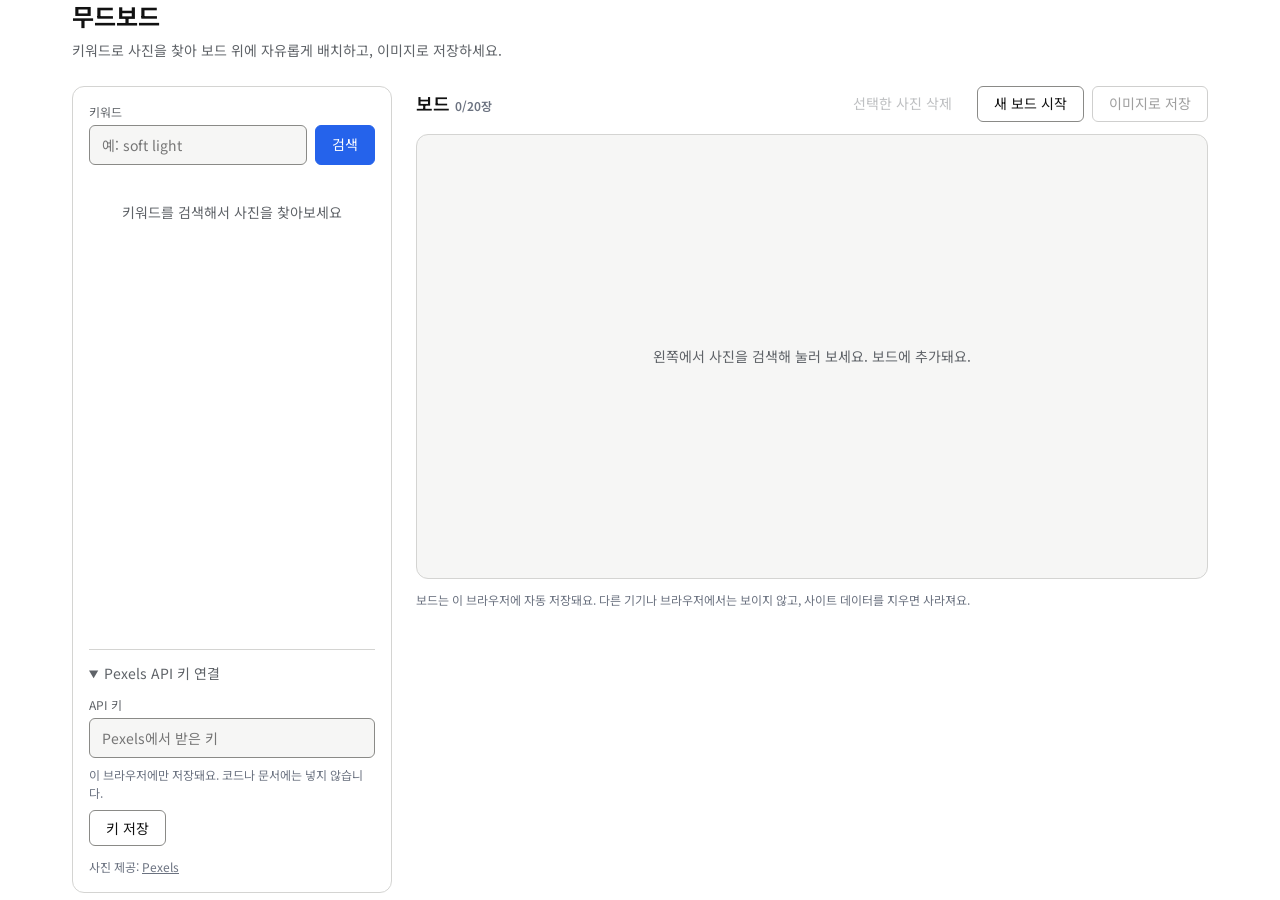
<file: moodboard/index.html>
<!doctype html>
<html lang="ko">
<head>
<meta charset="utf-8">
<meta name="viewport" content="width=device-width, initial-scale=1">
<title>무드보드</title>
<link rel="preconnect" href="https://fonts.googleapis.com">
<link rel="preconnect" href="https://fonts.gstatic.com" crossorigin>
<link rel="stylesheet" href="https://fonts.googleapis.com/css2?family=Noto+Sans+KR:wght@400;600;700&display=swap">
<!-- 디자인 토큰은 app/tokens.css에서만 정의 -->
<link rel="stylesheet" href="../app/tokens.css">
<!-- 헤더·탭·제목 영역 공통 스타일 -->
<link rel="stylesheet" href="../app/shell.css">
<style>
  a { color: inherit; }

  h2 { margin: 0; font-size: var(--text-heading-size); font-weight: var(--text-heading-weight); line-height: var(--text-heading-lh); }
  .caption { font-size: var(--text-caption-size); line-height: var(--text-caption-lh); color: var(--color-text-muted); margin: 0; }

  .layout { display: grid; grid-template-columns: 320px minmax(0, 1fr); gap: var(--space-5); align-items: start; }
  @media (max-width: 900px) { .layout { grid-template-columns: 1fr; } }

  /* 버튼 */
  .btn { height: 36px; padding: 0 var(--space-4); background: var(--color-bg); border: 1px solid var(--color-border-strong); border-radius: var(--radius-sm); cursor: pointer; white-space: nowrap; }
  .btn:hover:not(:disabled) { background: var(--color-surface); }
  .btn:active:not(:disabled) { background: var(--color-border); }
  .btn:disabled { opacity: .4; cursor: not-allowed; }
  .btn-primary { background: var(--color-accent); color: var(--color-on-accent); border-color: var(--color-accent); }
  .btn-primary:hover:not(:disabled) { background: var(--color-accent); filter: brightness(.9); }
  .btn-text { border-color: transparent; background: none; color: var(--color-text-sub); }

  /* 검색 패널 (선택 창 형태) */
  .panel { border: 1px solid var(--color-border); border-radius: var(--radius-md); padding: var(--space-4); display: flex; flex-direction: column; gap: var(--space-3); }
  .search { display: flex; gap: var(--space-2); }
  label { display: block; margin-bottom: var(--space-1); color: var(--color-text-sub); font-size: var(--text-caption-size); line-height: var(--text-caption-lh); }
  input[type="text"], input[type="password"] { width: 100%; height: 40px; padding: 0 var(--space-3); background: var(--color-surface); border: 1px solid var(--color-border-strong); border-radius: var(--radius-sm); }
  input:focus { outline: none; border-color: var(--color-accent); }
  .search input { flex: 1; min-width: 0; }
  .search .btn { height: 40px; }
  .results { height: 460px; overflow-y: auto; display: grid; grid-template-columns: 1fr 1fr; gap: var(--space-2); align-content: start; }
  @media (max-width: 900px) { .results { height: 360px; } }
  .thumb { position: relative; padding: 0; border: 1px solid var(--color-border); border-radius: var(--radius-sm); overflow: hidden; background: var(--color-surface); cursor: pointer; aspect-ratio: 1; }
  .thumb img { width: 100%; height: 100%; object-fit: cover; display: block; }
  .thumb:disabled { cursor: not-allowed; }
  .thumb:disabled img { opacity: .45; }
  .thumb .tag { position: absolute; left: var(--space-1); bottom: var(--space-1); padding: 0 var(--space-2); border-radius: var(--radius-sm); background: var(--color-bg); color: var(--color-text); font-size: var(--text-caption-size); line-height: 20px; border: 1px solid var(--color-border-strong); }
  .skel { aspect-ratio: 1; background: var(--color-surface); border-radius: var(--radius-sm); }
  .state { grid-column: 1 / -1; display: flex; flex-direction: column; align-items: center; justify-content: center; gap: var(--space-3); text-align: center; padding: var(--space-5) var(--space-2); color: var(--color-text-sub); }
  .state.error p { color: var(--color-danger); margin: 0; }
  .state p { margin: 0; }
  details { border-top: 1px solid var(--color-border); padding-top: var(--space-3); }
  summary { cursor: pointer; color: var(--color-text-sub); }
  details .field { margin-top: var(--space-3); }

  /* 보드 */
  .board-head { display: flex; align-items: center; justify-content: space-between; gap: var(--space-3); margin-bottom: var(--space-3); flex-wrap: wrap; }
  .board-actions { display: flex; gap: var(--space-2); flex-wrap: wrap; }
  .board { position: relative; width: 100%; aspect-ratio: 16 / 9; background: var(--color-surface); border: 1px solid var(--color-border); border-radius: var(--radius-md); overflow: hidden; touch-action: none; }
  .board-empty { position: absolute; inset: 0; display: flex; align-items: center; justify-content: center; text-align: center; padding: var(--space-4); color: var(--color-text-sub); pointer-events: none; }
  .board-empty[hidden] { display: none; }
  .item { position: absolute; cursor: grab; outline: none; user-select: none; -webkit-user-select: none; background: var(--color-bg); }
  .item.dragging { cursor: grabbing; }
  .item img { width: 100%; height: 100%; display: block; object-fit: cover; pointer-events: none; -webkit-user-drag: none; }
  .item.selected { outline: 2px solid var(--color-accent); }
  .item:focus-visible { outline: 2px solid var(--color-accent); outline-offset: 0; }
  .item .broken { position: absolute; inset: 0; display: flex; align-items: center; justify-content: center; text-align: center; padding: var(--space-2); background: var(--color-surface); border: 1px dashed var(--color-border-strong); color: var(--color-danger); font-size: var(--text-caption-size); }
  .handle { position: absolute; width: 12px; height: 12px; background: var(--color-bg); border: 2px solid var(--color-accent); border-radius: 2px; display: none; }
  .item.selected .handle { display: block; }
  .handle[data-c="nw"] { left: -7px; top: -7px; cursor: nwse-resize; }
  .handle[data-c="ne"] { right: -7px; top: -7px; cursor: nesw-resize; }
  .handle[data-c="sw"] { left: -7px; bottom: -7px; cursor: nesw-resize; }
  .handle[data-c="se"] { right: -7px; bottom: -7px; cursor: nwse-resize; }
  .credits { margin-top: var(--space-3); }
  .credits ul { list-style: none; margin: var(--space-1) 0 0; padding: 0; display: flex; flex-wrap: wrap; gap: var(--space-1) var(--space-4); font-size: var(--text-caption-size); line-height: var(--text-caption-lh); color: var(--color-text-muted); }
  .notice { margin: var(--space-3) 0 0; color: var(--color-danger); font-size: var(--text-caption-size); }

  dialog { border: 1px solid var(--color-border); border-radius: var(--radius-md); padding: var(--space-5); max-width: 360px; font-family: var(--font-ui); color: var(--color-text); }
  dialog::backdrop { background: rgba(0,0,0,.4); }
  dialog p { margin: 0 0 var(--space-4); }
  dialog .row { display: flex; justify-content: flex-end; gap: var(--space-2); }

  @media (prefers-reduced-motion: no-preference) { .btn { transition: background-color .15s, color .15s; } }
</style>
</head>
<body>
<main class="wrap">
  <h1>무드보드</h1>
  <p class="intro">키워드로 사진을 찾아 보드 위에 자유롭게 배치하고, 이미지로 저장하세요.</p>

  <div class="layout">
    <!-- 검색 패널 -->
    <section class="panel" aria-label="사진 검색">
      <form class="search" id="searchForm" role="search">
        <div style="flex:1;min-width:0">
          <label for="q">키워드</label>
          <input type="text" id="q" autocomplete="off" placeholder="예: soft light">
        </div>
        <button class="btn btn-primary" type="submit" style="align-self:flex-end">검색</button>
      </form>
      <div class="results" id="results" aria-live="polite"></div>
      <details id="keyBox">
        <summary>Pexels API 키 연결</summary>
        <div class="field">
          <label for="key">API 키</label>
          <input type="password" id="key" autocomplete="off" placeholder="Pexels에서 받은 키">
          <p class="caption" style="margin-top:var(--space-2)">이 브라우저에만 저장돼요. 코드나 문서에는 넣지 않습니다.</p>
          <button class="btn" type="button" id="keySave" style="margin-top:var(--space-2)">키 저장</button>
        </div>
      </details>
      <p class="caption">사진 제공: <a href="https://www.pexels.com" target="_blank" rel="noopener">Pexels</a></p>
    </section>

    <!-- 보드 -->
    <section aria-label="보드">
      <div class="board-head">
        <h2>보드 <span class="caption" id="count"></span></h2>
        <div class="board-actions">
          <button class="btn btn-text" id="delBtn" disabled>선택한 사진 삭제</button>
          <button class="btn" id="resetBtn">새 보드 시작</button>
          <button class="btn" id="exportBtn" disabled>이미지로 저장</button>
        </div>
      </div>
      <div class="board" id="board" tabindex="-1">
        <div class="board-empty" id="boardEmpty">왼쪽에서 사진을 검색해 눌러 보세요. 보드에 추가돼요.</div>
      </div>
      <div class="credits" id="credits"></div>
      <p class="caption" style="margin-top:var(--space-2)">보드는 이 브라우저에 자동 저장돼요. 다른 기기나 브라우저에서는 보이지 않고, 사이트 데이터를 지우면 사라져요.</p>
      <p class="notice" id="saveNotice" hidden>자동 저장이 되지 않고 있어요</p>
      <p class="notice" id="exportNotice" hidden></p>
    </section>
  </div>
</main>

<dialog id="resetDlg">
  <p>현재 보드가 삭제됩니다. 계속할까요?</p>
  <div class="row">
    <button class="btn btn-text" id="resetNo">취소</button>
    <button class="btn" id="resetYes">삭제</button>
  </div>
</dialog>

<script>
/* ---------- 설정 ---------- */
const PEXELS_ENDPOINT = 'https://api.pexels.com/v1/search'; // 응답 형식은 아직 실제 호출로 확인하지 못함
const PER_PAGE = 20;
const MAX_ITEMS = 20;      // [가정] 기획서 값
const MIN_W = 0.08;        // [가정] 사진 최소 너비 (보드 너비 대비)
const BOARD_RATIO = 16 / 9;// [가정] 보드 가로세로 비율 (기획서 열린 질문 2)
const STORE = 'moodboard.v1', KEYSTORE = 'moodboard.pexelsKey';

const $ = (id) => document.getElementById(id);
const board = $('board');

/* ---------- 저장소 (막혀 있어도 동작) ---------- */
let storageOk = true;
function lsGet(k) { try { return localStorage.getItem(k); } catch { storageOk = false; return null; } }
function lsSet(k, v) { try { localStorage.setItem(k, v); return true; } catch { storageOk = false; return false; } }
let items = [];
try { items = JSON.parse(lsGet(STORE) || '[]'); if (!Array.isArray(items)) items = []; } catch { items = []; }
const safeUrl = (u) => { try { const x = new URL(u); return x.protocol === 'https:' ? x.href : ''; } catch { return ''; } };
items = items.filter(it => it && it.id != null && safeUrl(it.src) && it.w > 0 && it.width > 0 && it.height > 0).slice(0, MAX_ITEMS);
let zTop = items.reduce((m, it) => Math.max(m, it.z || 0), 0);
let selectedId = null;
function persist() { lsSet(STORE, JSON.stringify(items)); $('saveNotice').hidden = storageOk; }

/* ---------- 보드 그리기 ---------- */
const hFrac = (it) => it.w * BOARD_RATIO / (it.width / it.height); // 보드 높이 대비 사진 높이
const els = new Map();

function place(it, el) {
  el.style.left = it.x * 100 + '%'; el.style.top = it.y * 100 + '%';
  el.style.width = it.w * 100 + '%'; el.style.height = hFrac(it) * 100 + '%';
  el.style.zIndex = it.z || 1;
}
function clampItem(it) {
  it.w = Math.min(1, Math.max(MIN_W, it.w));
  if (hFrac(it) > 1) it.w = it.w / hFrac(it);
  it.x = Math.min(1 - it.w, Math.max(0, it.x));
  it.y = Math.min(1 - hFrac(it), Math.max(0, it.y));
}
function makeEl(it) {
  const el = document.createElement('div');
  el.className = 'item'; el.tabIndex = 0; el.dataset.id = it.id;
  el.setAttribute('role', 'img');
  el.setAttribute('aria-label', (it.alt || it.query || '사진') + ' — 화살표로 이동, + - 로 크기, Delete로 삭제');
  const img = document.createElement('img');
  img.crossOrigin = 'anonymous'; img.alt = it.alt || it.query || ''; img.draggable = false; img.src = it.src;
  img.onerror = () => {
    img.remove();
    const b = document.createElement('div'); b.className = 'broken'; b.textContent = '사진을 불러오지 못했어요';
    el.prepend(b);
  };
  el.appendChild(img);
  for (const c of ['nw', 'ne', 'sw', 'se']) { const h = document.createElement('span'); h.className = 'handle'; h.dataset.c = c; el.appendChild(h); }
  place(it, el);
  return el;
}
function render() {
  for (const [id, el] of els) if (!items.find(i => i.id === id)) { el.remove(); els.delete(id); }
  for (const it of items) if (!els.has(it.id)) { const el = makeEl(it); board.appendChild(el); els.set(it.id, el); }
  $('boardEmpty').hidden = items.length > 0;
  $('count').textContent = `${items.length}/${MAX_ITEMS}장`;
  $('exportBtn').disabled = items.length === 0;
  applySelection();
  renderCredits();
  markAdded();
}
function applySelection() {
  for (const [id, el] of els) el.classList.toggle('selected', id === selectedId);
  $('delBtn').disabled = selectedId == null;
}
function select(id) { selectedId = id; applySelection(); }
function renderCredits() {
  const box = $('credits'); box.replaceChildren();
  if (!items.length) return;
  const t = document.createElement('p'); t.className = 'caption'; t.textContent = '사진 출처';
  const ul = document.createElement('ul');
  const seen = new Set();
  for (const it of items) {
    if (seen.has(it.photographer)) continue; seen.add(it.photographer);
    const li = document.createElement('li');
    const href = safeUrl(it.photographerUrl);
    if (href) { const a = document.createElement('a'); a.href = href; a.target = '_blank'; a.rel = 'noopener'; a.textContent = it.photographer; li.append(a); }
    else li.textContent = it.photographer;
    li.append(' / Pexels');
    ul.appendChild(li);
  }
  box.append(t, ul);
}

/* ---------- 드래그·크기 조절·키보드 ---------- */
let drag = null;
board.addEventListener('pointerdown', (e) => {
  const el = e.target.closest('.item');
  if (!el) { select(null); return; }
  const it = items.find(i => i.id === +el.dataset.id || String(i.id) === el.dataset.id);
  if (!it) return;
  select(it.id);
  it.z = ++zTop; el.style.zIndex = it.z;
  const r = board.getBoundingClientRect();
  const handle = e.target.closest('.handle');
  drag = { it, el, r, mode: handle ? 'resize' : 'move', corner: handle && handle.dataset.c,
    sx: e.clientX, sy: e.clientY, o: { x: it.x, y: it.y, w: it.w, h: hFrac(it) } };
  el.setPointerCapture(e.pointerId);
  el.classList.add('dragging');
  el.focus({ preventScroll: true });
  e.preventDefault();
});
board.addEventListener('pointermove', (e) => {
  if (!drag) return;
  const { it, el, r, o } = drag;
  const dx = (e.clientX - drag.sx) / r.width, dy = (e.clientY - drag.sy) / r.height;
  if (drag.mode === 'move') {
    it.x = o.x + dx; it.y = o.y + dy;
  } else {
    // 반대쪽 모서리를 고정하고 가로세로 비율 유지
    const c = drag.corner, ar = it.width / it.height;
    const west = c.includes('w'), north = c.includes('n');
    let w = o.w + (west ? -dx : dx);
    w = Math.max(MIN_W, w);
    const h = w * BOARD_RATIO / ar;
    const fx = west ? o.x + o.w : o.x, fy = north ? o.y + o.h : o.y;
    it.w = w; it.x = west ? fx - w : fx; it.y = north ? fy - h : fy;
  }
  clampItem(it); place(it, el);
});
function endDrag() { if (!drag) return; drag.el.classList.remove('dragging'); drag = null; persist(); }
board.addEventListener('pointerup', endDrag);
board.addEventListener('pointercancel', endDrag);

function removeItem(id) {
  items = items.filter(i => i.id !== id);
  if (selectedId === id) selectedId = null;
  persist(); render();
}
document.addEventListener('keydown', (e) => {
  if (selectedId == null) return;
  const tag = (e.target.tagName || '').toLowerCase();
  if (tag === 'input' || tag === 'textarea' || tag === 'dialog') return;
  const it = items.find(i => i.id === selectedId); if (!it) return;
  const step = e.shiftKey ? 0.05 : 0.01;
  let used = true;
  if (e.key === 'Delete' || e.key === 'Backspace') { removeItem(it.id); e.preventDefault(); return; }
  else if (e.key === 'ArrowLeft') it.x -= step;
  else if (e.key === 'ArrowRight') it.x += step;
  else if (e.key === 'ArrowUp') it.y -= step;
  else if (e.key === 'ArrowDown') it.y += step;
  else if (e.key === '+' || e.key === '=') it.w += step;
  else if (e.key === '-') it.w -= step;
  else if (e.key === 'Escape') { select(null); return; }
  else used = false;
  if (!used) return;
  e.preventDefault(); clampItem(it); place(it, els.get(it.id)); persist();
});
$('delBtn').onclick = () => selectedId != null && removeItem(selectedId);

/* ---------- 새 보드 ---------- */
const dlg = $('resetDlg');
$('resetBtn').onclick = () => { if (!items.length) return; dlg.showModal ? dlg.showModal() : (confirm('현재 보드가 삭제됩니다. 계속할까요?') && doReset()); };
$('resetNo').onclick = () => dlg.close();
$('resetYes').onclick = () => { dlg.close(); doReset(); };
function doReset() { items = []; selectedId = null; persist(); render(); }

/* ---------- 검색 ---------- */
const cache = new Map();           // 같은 검색어·쪽은 화면 안에서 재사용
let state = { q: '', page: 0, photos: [], done: false, loading: false, token: 0, error: null };
const results = $('results');
let observer = null;

function apiKey() { return lsGet(KEYSTORE) || ''; }
$('key').value = apiKey();
$('keySave').onclick = () => { lsSet(KEYSTORE, $('key').value.trim()); if (state.error === 'nokey' && state.q) startSearch(state.q); else if (!$('key').value.trim()) return; $('keyBox').open = false; };
if (!apiKey()) $('keyBox').open = true;

async function fetchPage(q, page) {
  const ck = q + '|' + page;
  if (cache.has(ck)) return cache.get(ck);
  const key = apiKey();
  if (!key) { const e = new Error('nokey'); e.kind = 'nokey'; throw e; }
  let res;
  try { res = await fetch(`${PEXELS_ENDPOINT}?query=${encodeURIComponent(q)}&per_page=${PER_PAGE}&page=${page}`, { headers: { Authorization: key } }); }
  catch { const e = new Error('network'); e.kind = 'network'; throw e; }
  if (res.status === 429) { const e = new Error('limit'); e.kind = 'limit'; throw e; }
  if (res.status === 401 || res.status === 403) { const e = new Error('auth'); e.kind = 'auth'; throw e; }
  if (!res.ok) { const e = new Error('http'); e.kind = 'network'; throw e; }
  const data = await res.json();
  cache.set(ck, data);
  return data;
}

function startSearch(q) {
  state = { q, page: 0, photos: [], done: false, loading: false, token: state.token + 1, error: null };
  results.scrollTop = 0;
  loadMore();
}
async function loadMore() {
  if (state.loading || state.done) return;
  state.loading = true; state.error = null;
  const tok = state.token, next = state.page + 1;
  drawResults();
  try {
    const data = await fetchPage(state.q, next);
    if (tok !== state.token) return;
    const photos = (data.photos || []).filter(p => p && p.src && safeUrl(p.src.medium) && safeUrl(p.src.large));
    state.photos.push(...photos);
    state.page = next;
    state.done = !data.next_page || photos.length === 0;
  } catch (e) {
    if (tok !== state.token) return;
    state.error = e.kind || 'network';
  }
  state.loading = false;
  drawResults();
}

function drawResults() {
  if (observer) observer.disconnect();
  results.replaceChildren();
  const s = state;
  if (!s.q && !s.error) {
    results.append(stateBox('키워드를 검색해서 사진을 찾아보세요'));
    return;
  }
  if (s.error === 'nokey') { results.append(stateBox('Pexels API 키를 아래에 입력하면 검색할 수 있어요', null, false)); $('keyBox').open = true; return; }
  for (const p of s.photos) results.appendChild(thumb(p));
  if (s.loading) for (let i = 0; i < 4; i++) { const d = document.createElement('div'); d.className = 'skel'; d.setAttribute('aria-hidden', 'true'); results.appendChild(d); }
  if (s.error && s.error !== 'nokey') {
    const msg = { limit: '사용 한도에 도달했어요. 잠시 후 다시 시도해 주세요. (사진 서비스의 사용 한도 때문이에요)', auth: 'API 키가 맞지 않아요. 키를 다시 확인해 주세요.', network: '사진을 불러오지 못했어요. 인터넷 연결을 확인하고 다시 시도해 주세요.' }[s.error] || '사진을 불러오지 못했어요.';
    results.appendChild(stateBox(msg, () => loadMore(), true));
  } else if (!s.loading && !s.photos.length) {
    results.appendChild(stateBox('다른 키워드로 검색해 보세요'));
  } else if (!s.loading && !s.done) {
    const sent = document.createElement('div'); sent.style.cssText = 'grid-column:1/-1;height:1px';
    results.appendChild(sent);
    observer = new IntersectionObserver((en) => { if (en[0].isIntersecting) loadMore(); }, { root: results, rootMargin: '200px' });
    observer.observe(sent);
  }
  markAdded();
}
function stateBox(text, retry, isError) {
  const d = document.createElement('div'); d.className = 'state' + (isError ? ' error' : '');
  const p = document.createElement('p'); p.textContent = text; d.appendChild(p);
  if (retry) { const b = document.createElement('button'); b.className = 'btn'; b.textContent = '다시 시도'; b.onclick = retry; d.appendChild(b); }
  return d;
}
function thumb(p) {
  const b = document.createElement('button');
  b.className = 'thumb'; b.type = 'button'; b.dataset.id = p.id;
  const alt = p.alt || state.q;
  b.setAttribute('aria-label', `${alt} — 보드에 추가`);
  const img = document.createElement('img'); img.src = p.src.medium; img.alt = ''; img.loading = 'lazy';
  b.appendChild(img);
  b.onclick = () => addPhoto(p);
  return b;
}
function markAdded() {
  const ids = new Set(items.map(i => String(i.id)));
  const full = items.length >= MAX_ITEMS;
  results.querySelectorAll('.thumb').forEach(b => {
    const added = ids.has(b.dataset.id);
    b.disabled = added || full;
    const tag = b.querySelector('.tag');
    if (added && !tag) { const t = document.createElement('span'); t.className = 'tag'; t.textContent = '✓ 추가됨'; b.appendChild(t); }
    if (!added && tag) tag.remove();
    if (!added && full) b.title = `보드에는 ${MAX_ITEMS}장까지 담을 수 있어요`; else b.removeAttribute('title');
  });
}
function addPhoto(p) {
  if (items.length >= MAX_ITEMS || items.some(i => String(i.id) === String(p.id))) return;
  const w = 0.28;
  const it = { id: p.id, src: p.src.large, width: p.width, height: p.height, alt: p.alt || state.q, query: state.q,
    photographer: p.photographer || 'Unknown', photographerUrl: p.photographer_url || '',
    x: 0, y: 0, w, z: ++zTop };
  // 보드 가운데 근처, 조금씩 어긋나게
  const off = (items.length % 5) * 0.02;
  it.x = 0.5 - w / 2 + off; it.y = 0.5 - hFrac(it) / 2 + off;
  clampItem(it);
  items.push(it); selectedId = it.id;
  persist(); render();
}
$('searchForm').addEventListener('submit', (e) => {
  e.preventDefault();
  const q = $('q').value.trim();
  if (!q) return;
  startSearch(q);
});

/* ---------- 이미지로 저장 ---------- */
function cssVar(n) { return getComputedStyle(document.documentElement).getPropertyValue(n).trim(); }
function loadImg(src) {
  return new Promise((res, rej) => { const i = new Image(); i.crossOrigin = 'anonymous'; i.onload = () => res(i); i.onerror = () => rej(new Error('img')); i.src = src; });
}
$('exportBtn').onclick = async () => {
  const note = $('exportNotice'); note.hidden = true;
  const W = 1600, H = Math.round(W / BOARD_RATIO);
  try {
    const imgs = await Promise.all(items.map(it => loadImg(it.src).catch(() => null)));
    const font = `"Noto Sans KR", system-ui, sans-serif`;
    // 출처 줄 만들기
    const names = [...new Set(items.map(i => i.photographer))];
    const lines = []; let cur = '사진: ';
    const meas = document.createElement('canvas').getContext('2d'); meas.font = `20px ${font}`;
    for (const n of names) {
      const part = (cur === '사진: ' ? '' : ', ') + n;
      if (meas.measureText(cur + part).width > W - 64 && cur !== '사진: ') { lines.push(cur); cur = n; } else cur += part;
    }
    lines.push(cur + ' / Pexels');
    const strip = 24 + lines.length * 30;
    const c = document.createElement('canvas'); c.width = W; c.height = H + strip;
    const g = c.getContext('2d');
    g.fillStyle = cssVar('--color-bg'); g.fillRect(0, 0, W, H + strip);
    g.fillStyle = cssVar('--color-surface'); g.fillRect(0, 0, W, H);
    const ordered = items.map((it, i) => ({ it, img: imgs[i] })).sort((a, b) => (a.it.z || 0) - (b.it.z || 0));
    for (const { it, img } of ordered) {
      const x = it.x * W, y = it.y * H, w = it.w * W, h = hFrac(it) * H;
      if (img) g.drawImage(img, x, y, w, h);
      else { g.fillStyle = cssVar('--color-border'); g.fillRect(x, y, w, h); }
    }
    g.fillStyle = cssVar('--color-text-muted'); g.font = `20px ${font}`; g.textBaseline = 'top';
    lines.forEach((l, i) => g.fillText(l, 32, H + 16 + i * 30));
    const blob = await new Promise((res, rej) => c.toBlob(b => b ? res(b) : rej(new Error('blob')), 'image/png'));
    const d = new Date(), pad = (n) => String(n).padStart(2, '0');
    const a = document.createElement('a');
    a.href = URL.createObjectURL(blob);
    a.download = `무드보드_${d.getFullYear()}${pad(d.getMonth() + 1)}${pad(d.getDate())}.png`;
    document.body.appendChild(a); a.click(); a.remove();
    setTimeout(() => URL.revokeObjectURL(a.href), 1000);
    if (imgs.some(i => !i)) { note.textContent = '일부 사진을 불러오지 못해 빈 칸으로 저장됐어요'; note.hidden = false; }
  } catch {
    note.textContent = '이미지로 저장하지 못했어요. 브라우저가 외부 사진을 막았을 수 있어요.';
    note.hidden = false;
  }
};


/* 시작 */
render();
drawResults();
$('saveNotice').hidden = storageOk;
</script>
</body>
</html>
</file>
<file: app/tokens.css>
:root {
  --color-bg: #FFFFFF;
  --color-surface: #F6F6F5;
  --color-text: #111111;
  --color-text-sub: #5F6368;
  --color-text-muted: #6B7280;
  --color-border: #D4D4D2;
  --color-border-strong: #8A8A87;
  --color-accent: #2563EB;
  --color-on-accent: #FFFFFF;
  --color-danger: #C62828;

  --font-ui: "Noto Sans KR", system-ui, sans-serif;

  --space-1: 4px;  --space-2: 8px;  --space-3: 12px;
  --space-4: 16px; --space-5: 24px; --space-6: 32px;

  --radius-sm: 6px;
  --radius-md: 12px;

  --text-title-size: 24px;   --text-title-weight: 700;   --text-title-lh: 1.3;
  --text-heading-size: 18px; --text-heading-weight: 600; --text-heading-lh: 1.4;
  --text-body-size: 14px;    --text-body-weight: 400;    --text-body-lh: 1.6;
  --text-caption-size: 12px; --text-caption-weight: 400; --text-caption-lh: 1.5;

  /* [가정] 문서 2장의 헤더 높이 64px를 토큰으로 둠 */
  --header-height: 64px;
}
</file>
<file: app/shell.css>
/* 탭 틀(헤더 + 탭 + 서비스 제목 영역). 디자인 값은 app/tokens.css의 토큰으로만 쓴다. */

* { box-sizing: border-box; }
body {
  margin: 0; background: var(--color-bg); color: var(--color-text);
  font-family: var(--font-ui); font-size: var(--text-body-size);
  line-height: var(--text-body-lh);
}
button, input, select { font: inherit; color: inherit; }
:focus-visible { outline: 2px solid var(--color-accent); outline-offset: 2px; }

.wrap { max-width: 1200px; margin: 0 auto; padding: 0 var(--space-6); }
@media (max-width: 640px) { .wrap { padding: 0 var(--space-4); } }

/* 헤더 + 탭 */
header { border-bottom: 1px solid var(--color-border); }
header .wrap {
  display: flex; align-items: center; justify-content: space-between;
  gap: var(--space-4); height: var(--header-height);
}
.brand { font-weight: 700; white-space: nowrap; }
nav { display: flex; overflow-x: auto; }
.tab {
  padding: var(--space-3) var(--space-4); border: 0; background: none; cursor: pointer;
  color: var(--color-text-sub); white-space: nowrap; border-bottom: 2px solid transparent;
  height: var(--header-height);
}
.tab:hover { color: var(--color-text); }
.tab[aria-selected="true"] { color: var(--color-text); font-weight: 600; border-bottom-color: var(--color-accent); }
.tab[aria-disabled="true"] { cursor: not-allowed; opacity: .6; }

/* 세로 간격: 헤더 → 제목 / 제목 → 소개 / 소개 → 첫 콘텐츠 / 콘텐츠 사이 */
main { padding: var(--space-6) 0; }
h1 {
  margin: 0; font-size: var(--text-title-size);
  font-weight: var(--text-title-weight); line-height: var(--text-title-lh);
}
.intro { margin: var(--space-2) 0 var(--space-5); color: var(--color-text-sub); }
main > section + section { margin-top: var(--space-5); }
</file>
